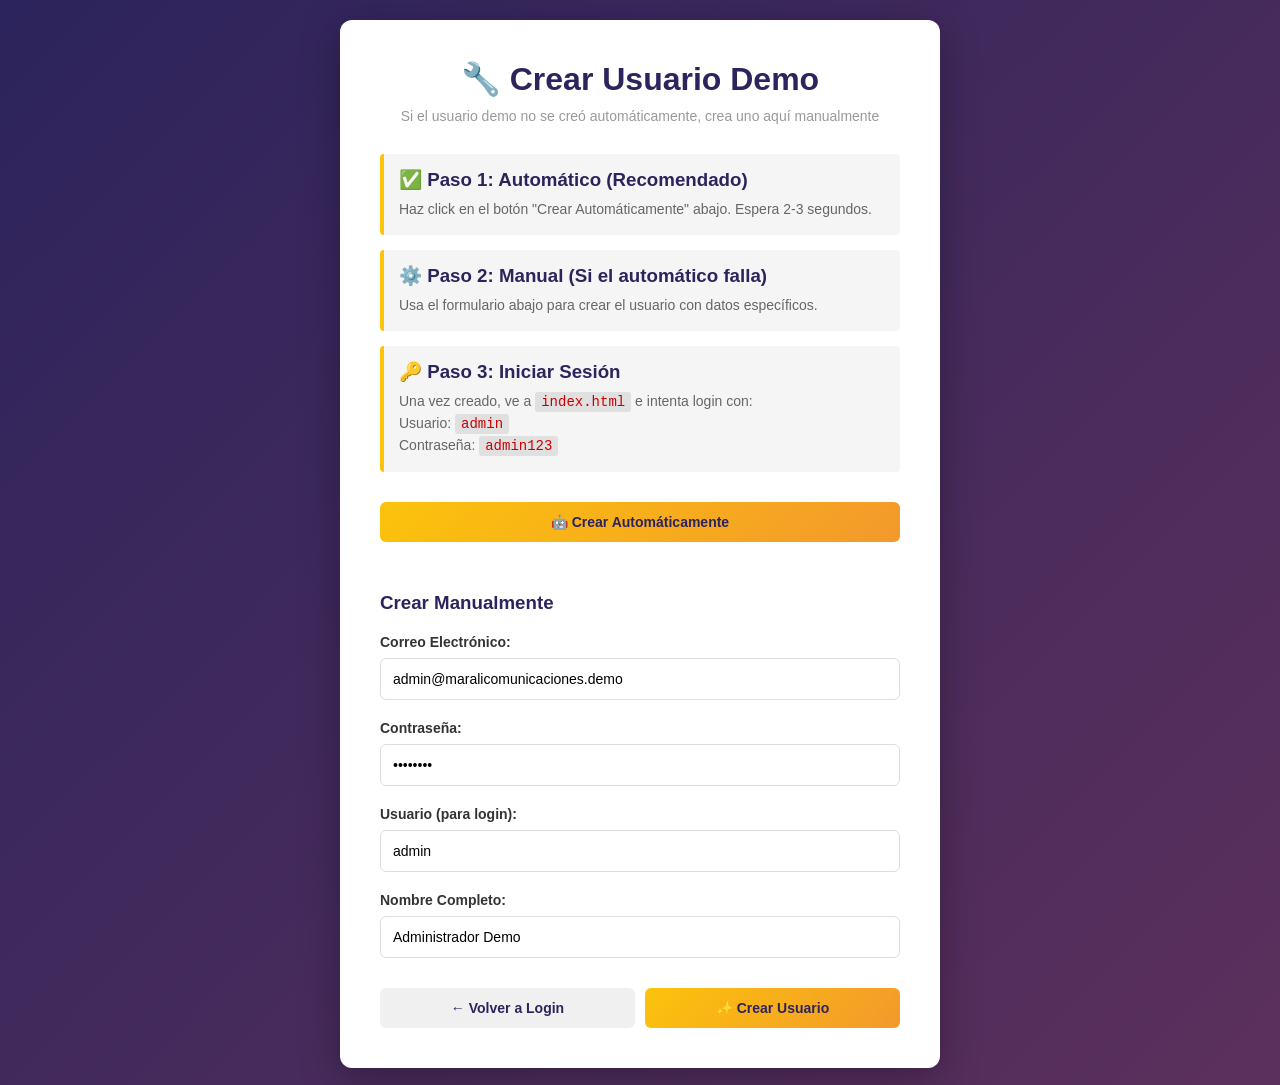
<file: crear-usuario-demo.html>
<!DOCTYPE html>
<html lang="es">
<head>
    <meta charset="UTF-8">
    <meta name="viewport" content="width=device-width, initial-scale=1.0">
    <title>Crear Usuario Demo - Marali Comunicaciones</title>
    <style>
        * {
            margin: 0;
            padding: 0;
            box-sizing: border-box;
        }
        
        body {
            font-family: 'Segoe UI', Tahoma, Geneva, Verdana, sans-serif;
            background: linear-gradient(135deg, #2c245c 0%, #5c305c 100%);
            min-height: 100vh;
            display: flex;
            align-items: center;
            justify-content: center;
            padding: 20px;
        }
        
        .container {
            background: white;
            border-radius: 12px;
            box-shadow: 0 10px 40px rgba(0, 0, 0, 0.3);
            max-width: 600px;
            width: 100%;
            padding: 40px;
        }
        
        h1 {
            color: #2c245c;
            margin-bottom: 10px;
            text-align: center;
        }
        
        .subtitle {
            color: #999;
            text-align: center;
            margin-bottom: 30px;
            font-size: 14px;
        }
        
        .steps {
            margin: 30px 0;
        }
        
        .step {
            background: #f5f5f5;
            border-left: 4px solid #fcc30b;
            padding: 15px;
            margin-bottom: 15px;
            border-radius: 4px;
        }
        
        .step h3 {
            color: #2c245c;
            margin-bottom: 8px;
        }
        
        .step p {
            color: #666;
            font-size: 14px;
            line-height: 1.5;
        }
        
        .step code {
            background: #e0e0e0;
            padding: 2px 6px;
            border-radius: 3px;
            font-family: monospace;
            color: #c00;
        }
        
        .form-group {
            margin-bottom: 20px;
        }
        
        label {
            display: block;
            margin-bottom: 8px;
            color: #333;
            font-weight: 600;
            font-size: 14px;
        }
        
        input {
            width: 100%;
            padding: 12px;
            border: 1px solid #ddd;
            border-radius: 6px;
            font-size: 14px;
            box-sizing: border-box;
        }
        
        input:focus {
            outline: none;
            border-color: #fcc30b;
            box-shadow: 0 0 0 3px rgba(252, 195, 11, 0.1);
        }
        
        .button-group {
            display: grid;
            grid-template-columns: 1fr 1fr;
            gap: 10px;
            margin-top: 30px;
        }
        
        button {
            padding: 12px;
            border: none;
            border-radius: 6px;
            font-weight: 700;
            cursor: pointer;
            font-size: 14px;
            transition: all 0.2s;
        }
        
        .btn-primary {
            background: linear-gradient(135deg, #fcc30b 0%, #f3992c 100%);
            color: #2c245c;
        }
        
        .btn-primary:hover:not(:disabled) {
            transform: translateY(-2px);
            box-shadow: 0 5px 20px rgba(252, 195, 11, 0.3);
        }
        
        .btn-secondary {
            background: #f0f0f0;
            color: #2c245c;
        }
        
        .btn-secondary:hover:not(:disabled) {
            background: #e0e0e0;
        }
        
        button:disabled {
            opacity: 0.6;
            cursor: not-allowed;
        }
        
        .alert {
            padding: 12px;
            margin: 20px 0;
            border-radius: 6px;
            display: none;
        }
        
        .alert.show {
            display: block;
        }
        
        .alert.success {
            background: #efe;
            color: #0a0;
            border: 1px solid #cfc;
        }
        
        .alert.error {
            background: #fee;
            color: #c00;
            border: 1px solid #fcc;
        }
        
        .alert.info {
            background: #f0f7ff;
            color: #006;
            border: 1px solid #cde;
        }
        
        .loading {
            display: inline-block;
            width: 16px;
            height: 16px;
            border: 2px solid rgba(44, 36, 92, 0.2);
            border-top-color: #2c245c;
            border-radius: 50%;
            animation: spin 0.8s linear infinite;
            margin-right: 8px;
        }
        
        @keyframes spin {
            to { transform: rotate(360deg); }
        }
        
        .logs {
            background: #1e1e1e;
            color: #0f0;
            padding: 15px;
            border-radius: 6px;
            max-height: 200px;
            overflow-y: auto;
            font-family: monospace;
            font-size: 12px;
            line-height: 1.4;
            margin-top: 20px;
        }
        
        .log-entry {
            margin: 3px 0;
        }
        
        .log-success { color: #0f0; }
        .log-error { color: #f00; }
        .log-info { color: #0ff; }
        .log-warn { color: #ff0; }
    </style>
</head>
<body>
    <div class="container">
        <h1>🔧 Crear Usuario Demo</h1>
        <p class="subtitle">Si el usuario demo no se creó automáticamente, crea uno aquí manualmente</p>
        
        <div class="alert" id="alert"></div>
        
        <div class="steps">
            <div class="step">
                <h3>✅ Paso 1: Automático (Recomendado)</h3>
                <p>Haz click en el botón "Crear Automáticamente" abajo. Espera 2-3 segundos.</p>
            </div>
            
            <div class="step">
                <h3>⚙️ Paso 2: Manual (Si el automático falla)</h3>
                <p>Usa el formulario abajo para crear el usuario con datos específicos.</p>
            </div>
            
            <div class="step">
                <h3>🔑 Paso 3: Iniciar Sesión</h3>
                <p>Una vez creado, ve a <code>index.html</code> e intenta login con:<br>
                Usuario: <code>admin</code><br>
                Contraseña: <code>admin123</code></p>
            </div>
        </div>
        
        <!-- Opción 1: Crear automáticamente -->
        <button class="btn-primary" onclick="crearAutomaticamente()" id="btnAuto" style="width: 100%; margin-bottom: 20px;">
            <span id="autoText">🤖 Crear Automáticamente</span>
            <span id="autoLoading" class="loading" style="display: none;"></span>
        </button>
        
        <!-- Opción 2: Crear manualmente -->
        <h3 style="color: #2c245c; margin: 30px 0 20px;">Crear Manualmente</h3>
        
        <form onsubmit="crearManualmente(event)">
            <div class="form-group">
                <label for="email">Correo Electrónico:</label>
                <input type="email" id="email" value="admin@maralicomunicaciones.demo" required>
            </div>
            
            <div class="form-group">
                <label for="password">Contraseña:</label>
                <input type="password" id="password" value="admin123" required minlength="6">
            </div>
            
            <div class="form-group">
                <label for="usuario">Usuario (para login):</label>
                <input type="text" id="usuario" value="admin" required>
            </div>
            
            <div class="form-group">
                <label for="nombre">Nombre Completo:</label>
                <input type="text" id="nombre" value="Administrador Demo" required>
            </div>
            
            <div class="button-group">
                <button type="button" class="btn-secondary" onclick="window.location.href='index.html'">
                    ← Volver a Login
                </button>
                <button type="submit" class="btn-primary" id="btnManual">
                    <span id="manualText">✨ Crear Usuario</span>
                    <span id="manualLoading" class="loading" style="display: none;"></span>
                </button>
            </div>
        </form>
        
        <div class="logs" id="logs" style="display: none;"></div>
    </div>

    <script type="module">
        const logsDiv = document.getElementById('logs');
        const alertDiv = document.getElementById('alert');
        
        // Interceptar console
        const originalLog = console.log;
        const originalError = console.error;
        const originalWarn = console.warn;
        
        function addLog(type, message) {
            const entry = document.createElement('div');
            entry.className = `log-entry log-${type}`;
            entry.textContent = `[${type.toUpperCase()}] ${message}`;
            logsDiv.appendChild(entry);
            logsDiv.scrollTop = logsDiv.scrollHeight;
        }
        
        console.log = function(...args) {
            originalLog(...args);
            addLog('info', args.join(' '));
        };
        console.error = function(...args) {
            originalError(...args);
            addLog('error', args.join(' '));
        };
        console.warn = function(...args) {
            originalWarn(...args);
            addLog('warn', args.join(' '));
        };
        
        window.showAlert = (type, message) => {
            alertDiv.className = `alert show ${type}`;
            alertDiv.textContent = message;
            setTimeout(() => alertDiv.className = 'alert', 5000);
        };
        
        window.crearAutomaticamente = async () => {
            try {
                logsDiv.style.display = 'block';
                addLog('info', '======= INICIANDO CREACIÓN AUTOMÁTICA =======');
                
                const btnAuto = document.getElementById('btnAuto');
                const autoText = document.getElementById('autoText');
                const autoLoading = document.getElementById('autoLoading');
                
                btnAuto.disabled = true;
                autoText.style.display = 'none';
                autoLoading.style.display = 'inline-block';
                
                const { createDemoUsers } = await import('./js/auth.js?v=3');
                await createDemoUsers();
                
                addLog('success', '✅ ¡Usuario creado exitosamente!');
                window.showAlert('success', '✅ Usuario demo creado. Intenta login en index.html');
                
            } catch (error) {
                addLog('error', '❌ Error: ' + error.message);
                window.showAlert('error', 'Error: ' + error.message);
            } finally {
                const btnAuto = document.getElementById('btnAuto');
                const autoText = document.getElementById('autoText');
                const autoLoading = document.getElementById('autoLoading');
                btnAuto.disabled = false;
                autoText.style.display = 'inline';
                autoLoading.style.display = 'none';
            }
        };
        
        window.crearManualmente = async (e) => {
            e.preventDefault();
            
            try {
                logsDiv.style.display = 'block';
                addLog('info', '======= CREACIÓN MANUAL =======');
                
                const btnManual = document.getElementById('btnManual');
                const manualText = document.getElementById('manualText');
                const manualLoading = document.getElementById('manualLoading');
                
                btnManual.disabled = true;
                manualText.style.display = 'none';
                manualLoading.style.display = 'inline-block';
                
                const { auth, db } = await import('./js/firebase-config.js?v=2');
                const { createUserWithEmailAndPassword } = await import('https://www.gstatic.com/firebasejs/12.13.0/firebase-auth.js');
                const { setDoc, doc } = await import('https://www.gstatic.com/firebasejs/12.13.0/firebase-firestore.js');
                
                const email = document.getElementById('email').value;
                const password = document.getElementById('password').value;
                const usuario = document.getElementById('usuario').value;
                const nombre = document.getElementById('nombre').value;
                
                addLog('info', `Creando usuario con email: ${email}`);
                
                // Paso 1: Crear en Auth
                addLog('info', 'Paso 1: Creando en Firebase Authentication...');
                let uid;
                try {
                    const userCredential = await createUserWithEmailAndPassword(auth, email, password);
                    uid = userCredential.user.uid;
                    addLog('success', `✓ Auth creado con UID: ${uid}`);
                } catch (err) {
                    if (err.code === 'auth/email-already-in-use') {
                        addLog('warn', 'Email ya existe en Auth, continuando...');
                        // Intentar encontrar el uid
                        const { query, where, getDocs, collection } = await import('https://www.gstatic.com/firebasejs/12.13.0/firebase-firestore.js');
                        const q = query(collection(db, 'usuarios'), where('email', '==', email));
                        const snapshot = await getDocs(q);
                        if (!snapshot.empty) {
                            uid = snapshot.docs[0].id;
                            addLog('success', `✓ UID encontrado: ${uid}`);
                        } else {
                            throw new Error('No se pudo encontrar el usuario en Firestore');
                        }
                    } else {
                        throw err;
                    }
                }
                
                // Paso 2: Crear en Firestore
                addLog('info', 'Paso 2: Creando en Firestore...');
                await setDoc(doc(db, 'usuarios', uid), {
                    uid: uid,
                    email: email,
                    nombre_completo: nombre,
                    usuario: usuario,
                    telefono: '+52 1 746 102 3929',
                    fecha_creacion: new Date(),
                    estado: 'activo'
                });
                addLog('success', '✓ Documento creado en Firestore');
                
                addLog('success', '✅ ¡Usuario creado exitosamente!');
                window.showAlert('success', `✅ Usuario "${usuario}" creado con éxito. Intenta login en index.html`);
                
            } catch (error) {
                addLog('error', `❌ Error: ${error.message}`);
                window.showAlert('error', 'Error: ' + error.message);
            } finally {
                const btnManual = document.getElementById('btnManual');
                const manualText = document.getElementById('manualText');
                const manualLoading = document.getElementById('manualLoading');
                btnManual.disabled = false;
                manualText.style.display = 'inline';
                manualLoading.style.display = 'none';
            }
        };
    </script>
</body>
</html>
</file>
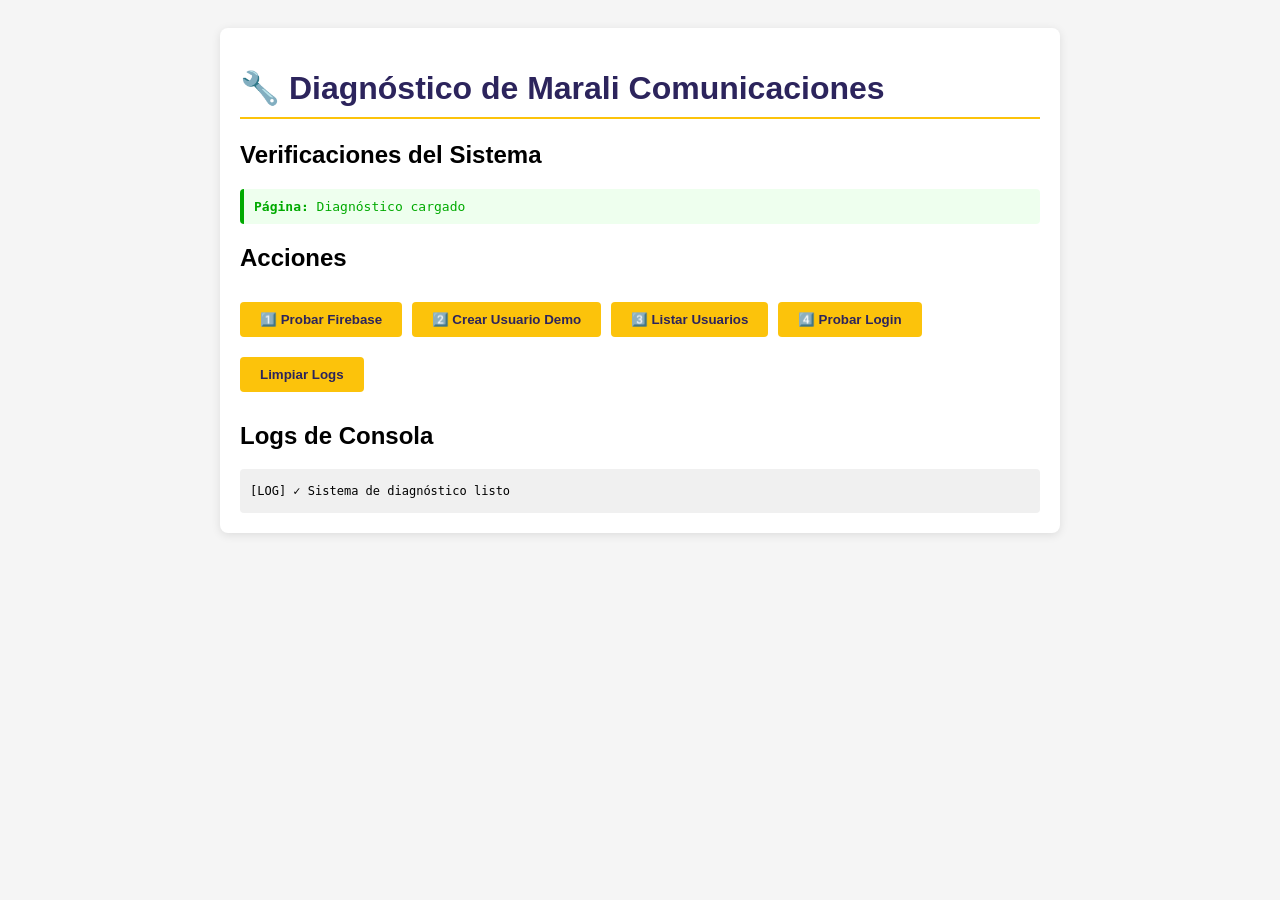
<file: diagnostico.html>
<!DOCTYPE html>
<html lang="es">
<head>
    <meta charset="UTF-8">
    <title>Diagnóstico - Marali Comunicaciones</title>
    <style>
        body {
            font-family: 'Segoe UI', Tahoma, Geneva, Verdana, sans-serif;
            padding: 20px;
            background: #f5f5f5;
        }
        .container {
            max-width: 800px;
            margin: 0 auto;
            background: white;
            padding: 20px;
            border-radius: 8px;
            box-shadow: 0 2px 10px rgba(0,0,0,0.1);
        }
        h1 {
            color: #2c245c;
            border-bottom: 2px solid #fcc30b;
            padding-bottom: 10px;
        }
        .status {
            padding: 10px;
            margin: 10px 0;
            border-radius: 4px;
            font-family: monospace;
        }
        .status.ok {
            background: #efe;
            color: #0a0;
            border-left: 4px solid #0a0;
        }
        .status.error {
            background: #fee;
            color: #c00;
            border-left: 4px solid #c00;
        }
        .status.pending {
            background: #ffd;
            color: #880;
            border-left: 4px solid #880;
        }
        button {
            background: #fcc30b;
            color: #2c245c;
            border: none;
            padding: 10px 20px;
            border-radius: 4px;
            cursor: pointer;
            font-weight: bold;
            margin: 10px 5px 10px 0;
        }
        button:hover {
            background: #f3992c;
        }
        .logs {
            background: #f0f0f0;
            padding: 10px;
            border-radius: 4px;
            max-height: 300px;
            overflow-y: auto;
            font-family: monospace;
            font-size: 12px;
        }
        .log-entry {
            margin: 5px 0;
        }
    </style>
</head>
<body>
    <div class="container">
        <h1>🔧 Diagnóstico de Marali Comunicaciones</h1>
        
        <h2>Verificaciones del Sistema</h2>
        <div id="results"></div>

        <h2>Acciones</h2>
        <button onclick="testFirebase()">1️⃣ Probar Firebase</button>
        <button onclick="createDemo()">2️⃣ Crear Usuario Demo</button>
        <button onclick="listUsers()">3️⃣ Listar Usuarios</button>
        <button onclick="testLogin()">4️⃣ Probar Login</button>
        <button onclick="clearLogs()">Limpiar Logs</button>

        <h2>Logs de Consola</h2>
        <div class="logs" id="logs"></div>
    </div>

    <script type="module">
        // Variables globales
        const resultsDiv = document.getElementById('results');
        const logsDiv = document.getElementById('logs');

        // Interceptar console.log
        const originalLog = console.log;
        const originalError = console.error;
        const originalWarn = console.warn;

        function addLog(type, message) {
            const entry = document.createElement('div');
            entry.className = 'log-entry';
            entry.textContent = `[${type}] ${message}`;
            logsDiv.appendChild(entry);
            logsDiv.scrollTop = logsDiv.scrollHeight;
        }

        console.log = function(...args) {
            originalLog(...args);
            addLog('LOG', args.join(' '));
        };
        console.error = function(...args) {
            originalError(...args);
            addLog('ERROR', args.join(' '));
        };
        console.warn = function(...args) {
            originalWarn(...args);
            addLog('WARN', args.join(' '));
        };

        window.clearLogs = () => {
            logsDiv.innerHTML = '';
        };

        // Agregar estado inicial
        function addStatus(name, status, message) {
            const div = document.createElement('div');
            div.className = `status ${status}`;
            div.innerHTML = `<strong>${name}:</strong> ${message}`;
            resultsDiv.appendChild(div);
        }

        window.testFirebase = async function() {
            try {
                console.log('🔍 Probando Firebase...');
                const { auth, db } = await import('./js/firebase-config.js?v=2');
                console.log('✓ Firebase conectado');
                addStatus('Firebase', 'ok', 'Conectado correctamente');
            } catch (error) {
                console.error('✗ Error en Firebase:', error);
                addStatus('Firebase', 'error', 'Error: ' + error.message);
            }
        };

        window.createDemo = async function() {
            try {
                console.log('🔨 Creando usuario demo...');
                const { createDemoUsers } = await import('./js/auth.js?v=3');
                await createDemoUsers();
                console.log('✓ Usuario demo procesado');
                addStatus('Usuario Demo', 'ok', 'Proceso completado - ver logs');
            } catch (error) {
                console.error('✗ Error:', error);
                addStatus('Usuario Demo', 'error', 'Error: ' + error.message);
            }
        };

        window.listUsers = async function() {
            try {
                console.log('📋 Listando usuarios...');
                const { db } = await import('./js/firebase-config.js?v=2');
                const { collection, getDocs } = await import('https://www.gstatic.com/firebasejs/12.13.0/firebase-firestore.js');
                
                const usuarios = await getDocs(collection(db, 'usuarios'));
                console.log(`✓ Total usuarios: ${usuarios.size}`);
                usuarios.forEach(doc => {
                    console.log('  - ' + doc.data().usuario + ' (' + doc.data().email + ')');
                });
                addStatus('Usuarios', 'ok', `Total: ${usuarios.size} - Ver logs para detalles`);
            } catch (error) {
                console.error('✗ Error:', error);
                addStatus('Usuarios', 'error', 'Error: ' + error.message);
            }
        };

        window.testLogin = async function() {
            try {
                console.log('🔐 Probando login con admin/admin123...');
                const { loginUser } = await import('./js/auth.js?v=3');
                const result = await loginUser('admin', 'admin123');
                console.log('✓ Login exitoso:', result.email);
                addStatus('Login Test', 'ok', 'Login exitoso - ' + result.email);
            } catch (error) {
                console.error('✗ Error en login:', error.message);
                addStatus('Login Test', 'error', 'Error: ' + error.message);
            }
        };

        // Verificación inicial
        window.onload = () => {
            addStatus('Página', 'ok', 'Diagnóstico cargado');
            console.log('✓ Sistema de diagnóstico listo');
        };
    </script>
</body>
</html>
</file>
